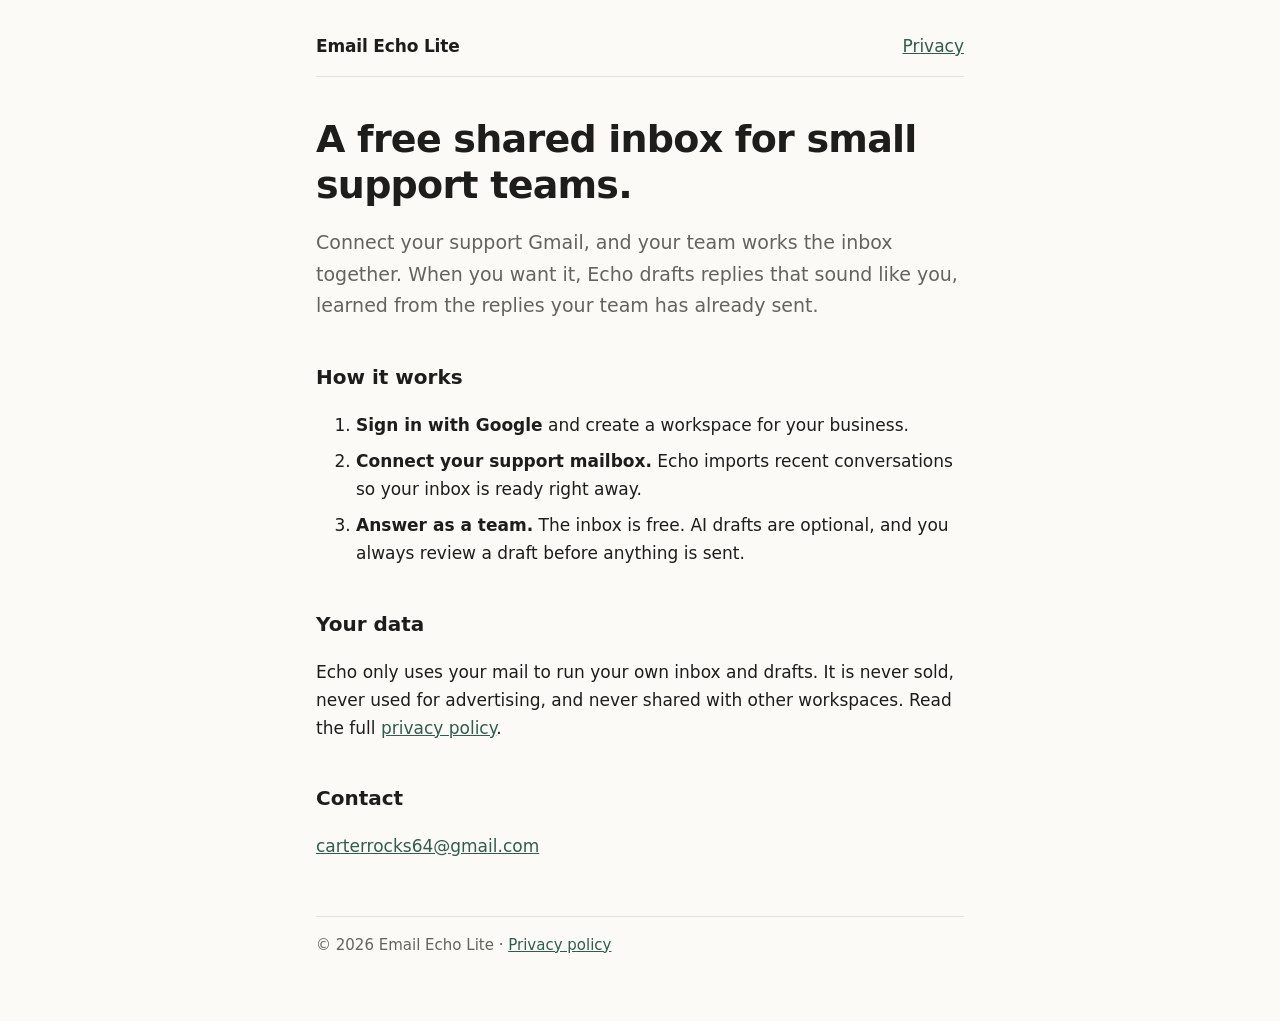
<file: index.html>
<!doctype html>
<html lang="en">
<head>
<meta charset="utf-8">
<meta name="viewport" content="width=device-width, initial-scale=1">
<title>Email Echo Lite</title>
<meta name="description" content="A free shared inbox for small support teams, with optional AI reply drafts written in your own voice.">
<link rel="stylesheet" href="style.css">
</head>
<body>
<main>
  <header>
    <p class="mark">Email Echo Lite</p>
    <nav><a href="privacy.html">Privacy</a></nav>
  </header>

  <h1>A free shared inbox for small support teams.</h1>
  <p class="lede">Connect your support Gmail, and your team works the inbox together. When you want it, Echo drafts replies that sound like you, learned from the replies your team has already sent.</p>

  <section>
    <h2>How it works</h2>
    <ol>
      <li><strong>Sign in with Google</strong> and create a workspace for your business.</li>
      <li><strong>Connect your support mailbox.</strong> Echo imports recent conversations so your inbox is ready right away.</li>
      <li><strong>Answer as a team.</strong> The inbox is free. AI drafts are optional, and you always review a draft before anything is sent.</li>
    </ol>
  </section>

  <section>
    <h2>Your data</h2>
    <p>Echo only uses your mail to run your own inbox and drafts. It is never sold, never used for advertising, and never shared with other workspaces. Read the full <a href="privacy.html">privacy policy</a>.</p>
  </section>

  <section>
    <h2>Contact</h2>
    <p><a href="mailto:carterrocks64@gmail.com">carterrocks64@gmail.com</a></p>
  </section>

  <footer>© 2026 Email Echo Lite · <a href="privacy.html">Privacy policy</a></footer>
</main>
</body>
</html>
</file>
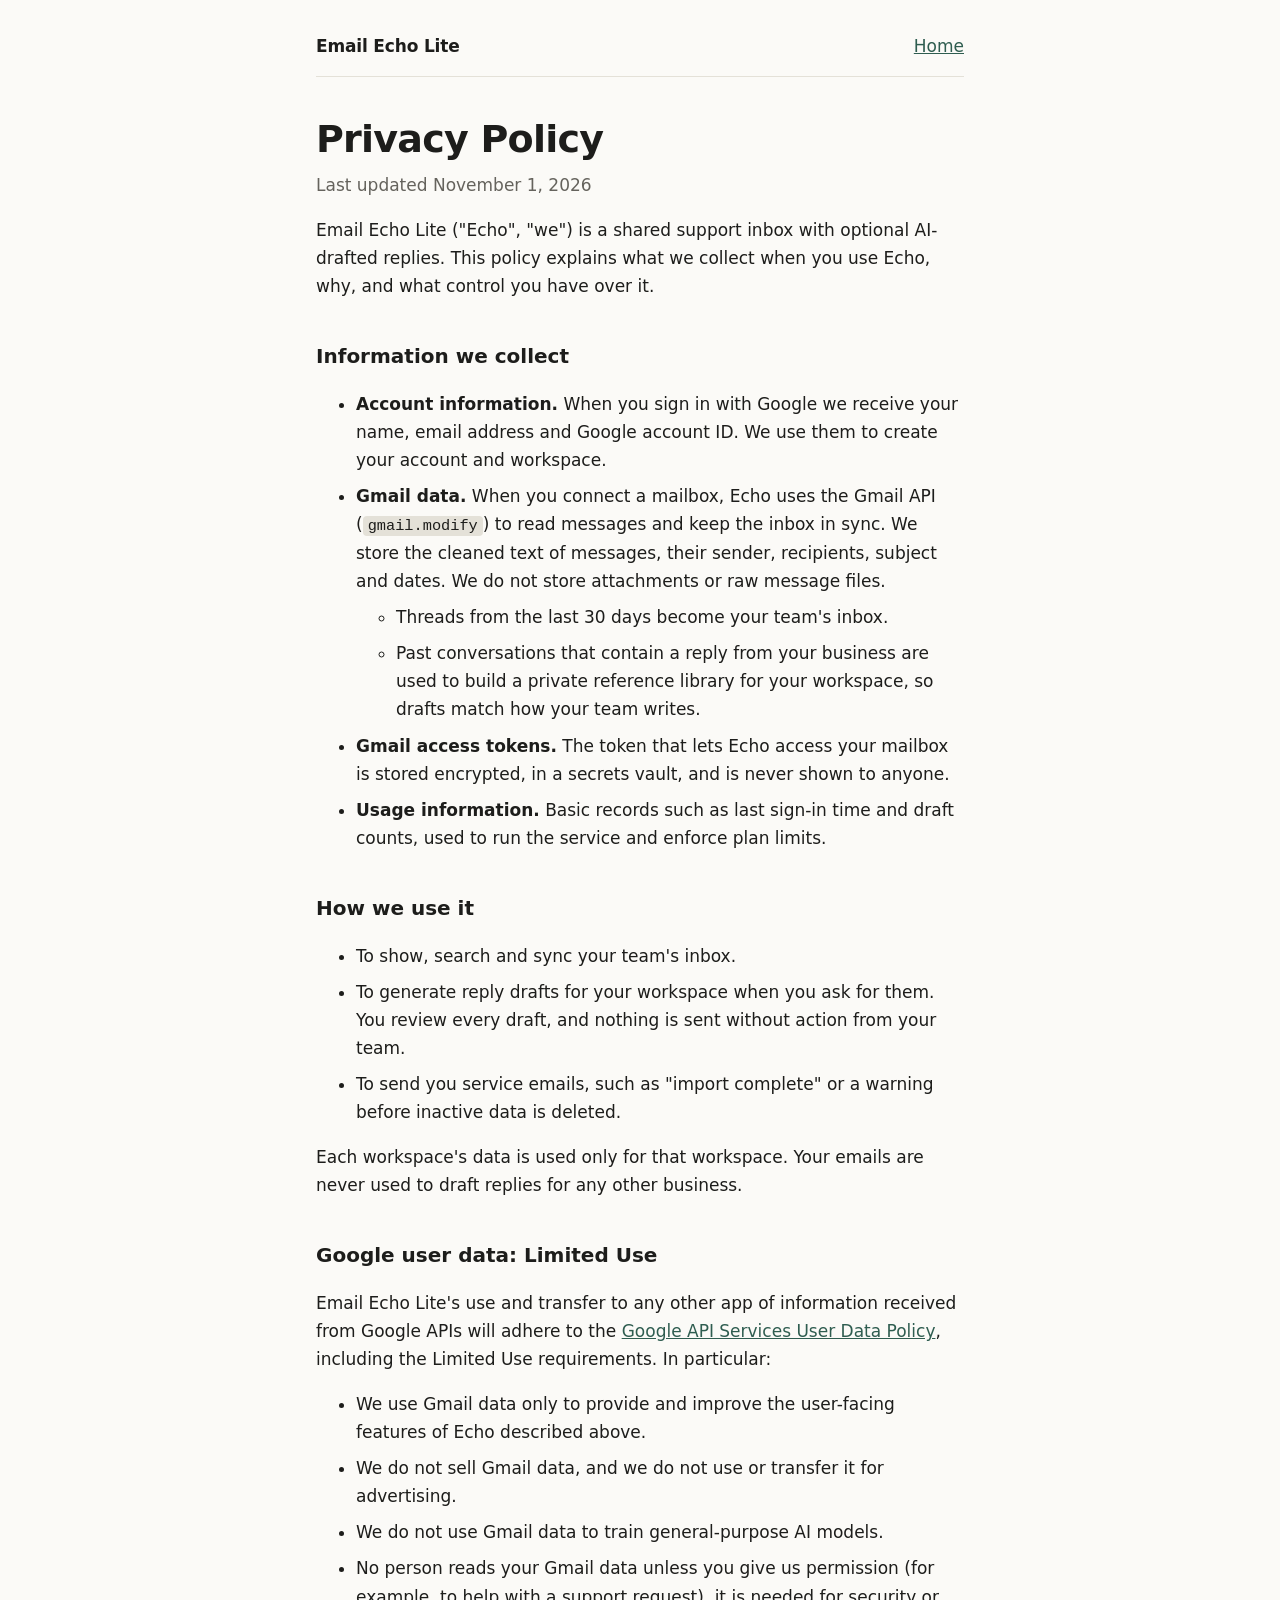
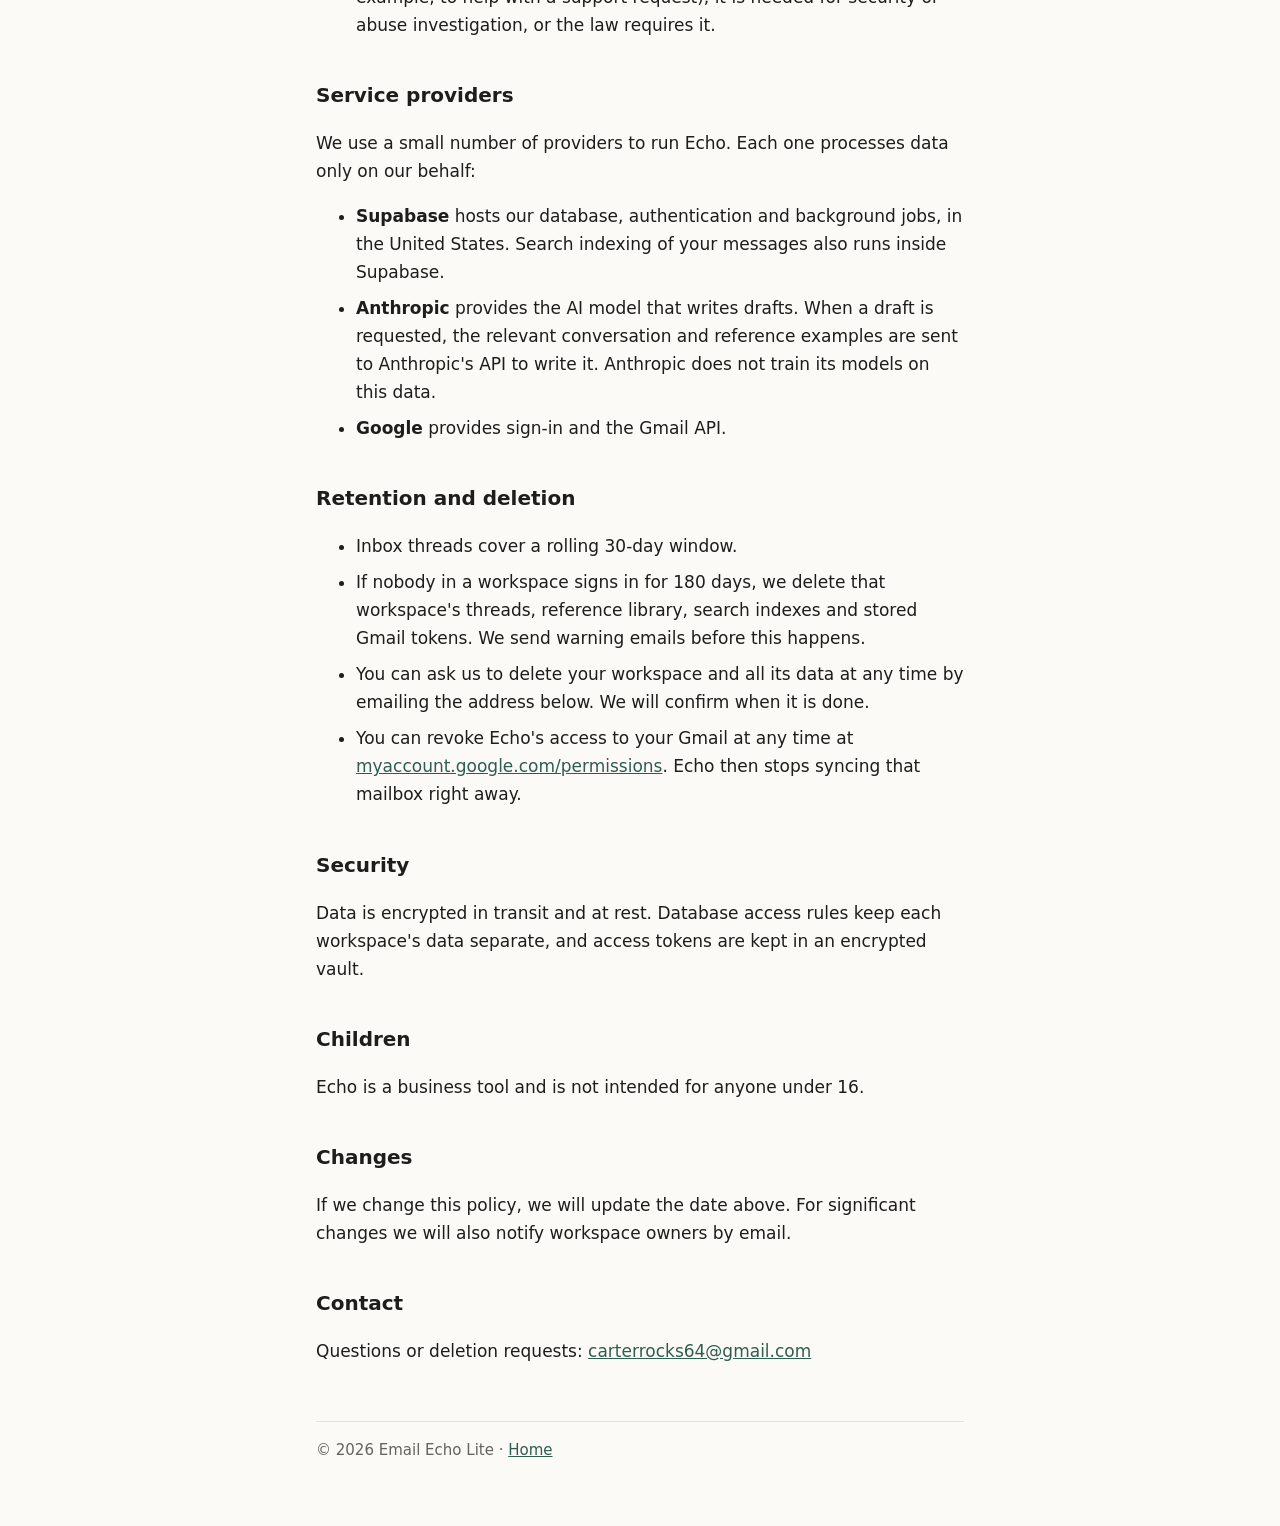
<file: privacy.html>
<!doctype html>
<html lang="en">
<head>
<meta charset="utf-8">
<meta name="viewport" content="width=device-width, initial-scale=1">
<title>Privacy Policy · Email Echo Lite</title>
<link rel="stylesheet" href="style.css">
</head>
<body>
<main>
  <header>
    <p class="mark"><a href="index.html">Email Echo Lite</a></p>
    <nav><a href="index.html">Home</a></nav>
  </header>

  <h1>Privacy Policy</h1>
  <p class="meta">Last updated November 1, 2026</p>

  <p>Email Echo Lite ("Echo", "we") is a shared support inbox with optional AI-drafted replies. This policy explains what we collect when you use Echo, why, and what control you have over it.</p>

  <h2>Information we collect</h2>
  <ul>
    <li><strong>Account information.</strong> When you sign in with Google we receive your name, email address and Google account ID. We use them to create your account and workspace.</li>
    <li><strong>Gmail data.</strong> When you connect a mailbox, Echo uses the Gmail API (<code>gmail.modify</code>) to read messages and keep the inbox in sync. We store the cleaned text of messages, their sender, recipients, subject and dates. We do not store attachments or raw message files.
      <ul>
        <li>Threads from the last 30 days become your team's inbox.</li>
        <li>Past conversations that contain a reply from your business are used to build a private reference library for your workspace, so drafts match how your team writes.</li>
      </ul>
    </li>
    <li><strong>Gmail access tokens.</strong> The token that lets Echo access your mailbox is stored encrypted, in a secrets vault, and is never shown to anyone.</li>
    <li><strong>Usage information.</strong> Basic records such as last sign-in time and draft counts, used to run the service and enforce plan limits.</li>
  </ul>

  <h2>How we use it</h2>
  <ul>
    <li>To show, search and sync your team's inbox.</li>
    <li>To generate reply drafts for your workspace when you ask for them. You review every draft, and nothing is sent without action from your team.</li>
    <li>To send you service emails, such as "import complete" or a warning before inactive data is deleted.</li>
  </ul>
  <p>Each workspace's data is used only for that workspace. Your emails are never used to draft replies for any other business.</p>

  <h2>Google user data: Limited Use</h2>
  <p>Email Echo Lite's use and transfer to any other app of information received from Google APIs will adhere to the <a href="https://developers.google.com/terms/api-services-user-data-policy">Google API Services User Data Policy</a>, including the Limited Use requirements. In particular:</p>
  <ul>
    <li>We use Gmail data only to provide and improve the user-facing features of Echo described above.</li>
    <li>We do not sell Gmail data, and we do not use or transfer it for advertising.</li>
    <li>We do not use Gmail data to train general-purpose AI models.</li>
    <li>No person reads your Gmail data unless you give us permission (for example, to help with a support request), it is needed for security or abuse investigation, or the law requires it.</li>
  </ul>

  <h2>Service providers</h2>
  <p>We use a small number of providers to run Echo. Each one processes data only on our behalf:</p>
  <ul>
    <li><strong>Supabase</strong> hosts our database, authentication and background jobs, in the United States. Search indexing of your messages also runs inside Supabase.</li>
    <li><strong>Anthropic</strong> provides the AI model that writes drafts. When a draft is requested, the relevant conversation and reference examples are sent to Anthropic's API to write it. Anthropic does not train its models on this data.</li>
    <li><strong>Google</strong> provides sign-in and the Gmail API.</li>
  </ul>

  <h2>Retention and deletion</h2>
  <ul>
    <li>Inbox threads cover a rolling 30-day window.</li>
    <li>If nobody in a workspace signs in for 180 days, we delete that workspace's threads, reference library, search indexes and stored Gmail tokens. We send warning emails before this happens.</li>
    <li>You can ask us to delete your workspace and all its data at any time by emailing the address below. We will confirm when it is done.</li>
    <li>You can revoke Echo's access to your Gmail at any time at <a href="https://myaccount.google.com/permissions">myaccount.google.com/permissions</a>. Echo then stops syncing that mailbox right away.</li>
  </ul>

  <h2>Security</h2>
  <p>Data is encrypted in transit and at rest. Database access rules keep each workspace's data separate, and access tokens are kept in an encrypted vault.</p>

  <h2>Children</h2>
  <p>Echo is a business tool and is not intended for anyone under 16.</p>

  <h2>Changes</h2>
  <p>If we change this policy, we will update the date above. For significant changes we will also notify workspace owners by email.</p>

  <h2>Contact</h2>
  <p>Questions or deletion requests: <a href="mailto:carterrocks64@gmail.com">carterrocks64@gmail.com</a></p>

  <footer>© 2026 Email Echo Lite · <a href="index.html">Home</a></footer>
</main>
</body>
</html>
</file>
<file: style.css>
:root {
  --bg: #fbfaf7;
  --text: #1d1d1b;
  --muted: #65635d;
  --line: #e4e1d8;
  --accent: #2f5d50;
}
@media (prefers-color-scheme: dark) {
  :root {
    --bg: #161715;
    --text: #ecebe6;
    --muted: #a3a19a;
    --line: #2f302c;
    --accent: #8cc7b2;
  }
}
* { box-sizing: border-box; }
body {
  margin: 0;
  background: var(--bg);
  color: var(--text);
  font: 17px/1.65 system-ui, -apple-system, "Segoe UI", Roboto, sans-serif;
}
main { max-width: 680px; margin: 0 auto; padding: 32px 16px 64px; }
header {
  display: flex; justify-content: space-between; align-items: center;
  padding-bottom: 16px; border-bottom: 1px solid var(--line); margin-bottom: 40px;
}
.mark { margin: 0; font-weight: 650; letter-spacing: -0.01em; }
.mark a { color: inherit; text-decoration: none; }
a { color: var(--accent); }
h1 { font-size: clamp(28px, 6vw, 38px); line-height: 1.2; letter-spacing: -0.02em; margin: 0 0 16px; }
h2 { font-size: 20px; margin: 40px 0 8px; }
.lede { font-size: 19px; color: var(--muted); }
.meta { color: var(--muted); margin-top: -8px; }
li { margin-bottom: 8px; }
li ul { margin-top: 8px; }
code { font-size: 0.9em; background: var(--line); padding: 1px 5px; border-radius: 4px; }
footer { margin-top: 56px; padding-top: 16px; border-top: 1px solid var(--line); color: var(--muted); font-size: 15px; }
</file>
